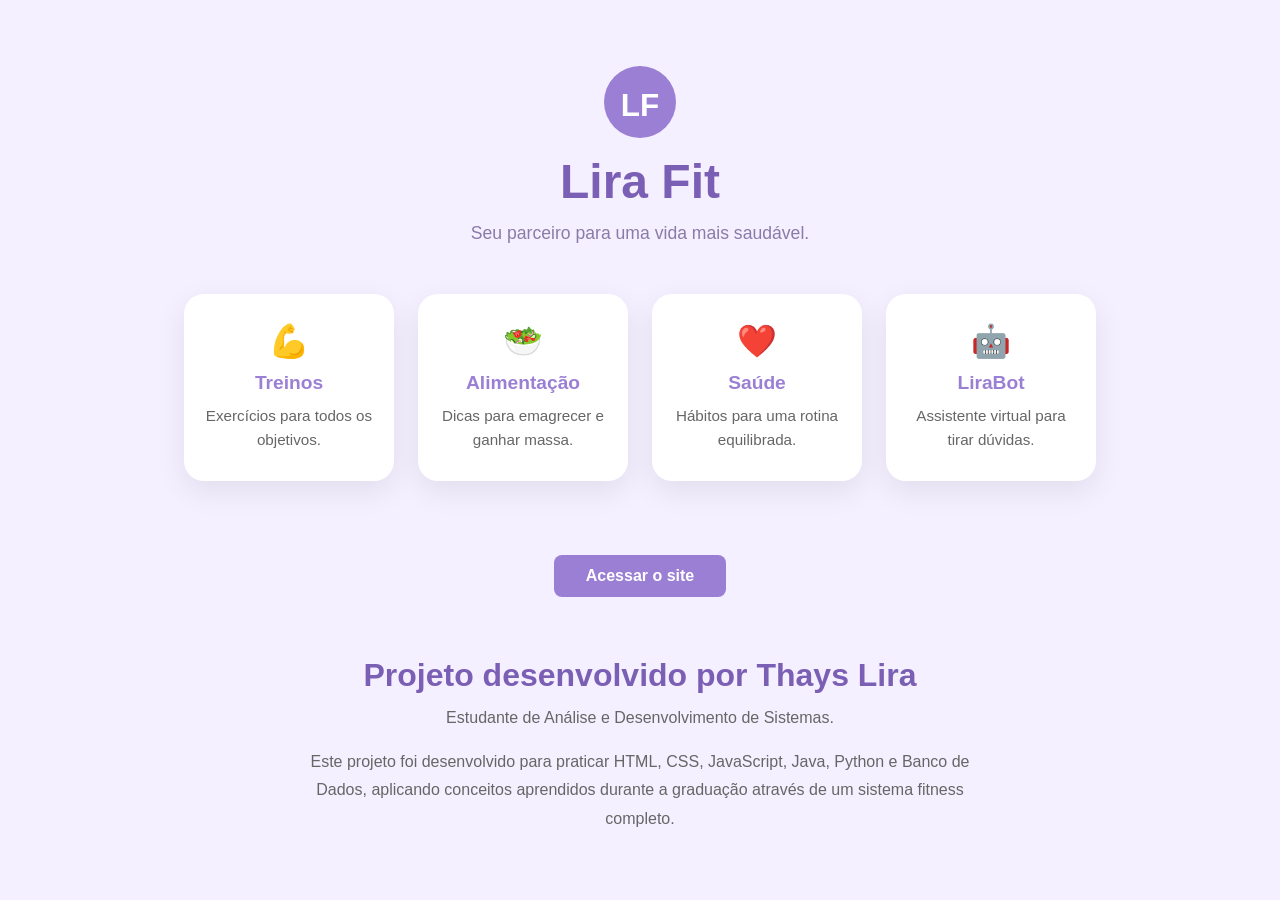
<file: projeto-lirafit-frontend/index.html>
<!DOCTYPE html>
<html lang="pt-BR">
<head>
    <meta charset="UTF-8">
    <meta name="viewport" content="width=device-width, initial-scale=1.0">
    <title>LIRA FIT</title>
    <link rel="icon" type="image/svg+xml" href="assets/favicon.svg">

    <link rel="stylesheet" href="css/reset.css">
    <link rel="stylesheet" href="css/variaveis.css">
    <link rel="stylesheet" href="css/global.css">
    <link rel="stylesheet" href="css/nav.css">
    <link rel="stylesheet" href="css/login.css">
    <link rel="stylesheet" href="css/secoes.css">
    <link rel="stylesheet" href="css/footer.css">
    <link rel="stylesheet" href="css/backend.css">
</head>
<body>

    <!-- ===== TELA DE APRESENTAÇÃO ===== -->
<div id="tela-apresentacao">

    <img src="assets/favicon.svg" alt="Logo Lira Fit" class="logo-apresentacao">

    <h1>Lira Fit</h1>

    <p class="apresentacao-descricao">
        Seu parceiro para uma vida mais saudável.
    </p>

    <div class="features">

        <div class="feature-card">
            <div class="feature-icone">💪</div>
            <h3>Treinos</h3>
            <p>Exercícios para todos os objetivos.</p>
        </div>

        <div class="feature-card">
            <div class="feature-icone">🥗</div>
            <h3>Alimentação</h3>
            <p>Dicas para emagrecer e ganhar massa.</p>
        </div>

        <div class="feature-card">
            <div class="feature-icone">❤️</div>
            <h3>Saúde</h3>
            <p>Hábitos para uma rotina equilibrada.</p>
        </div>

        <div class="feature-card">
            <div class="feature-icone">🤖</div>
            <h3>LiraBot</h3>
            <p>Assistente virtual para tirar dúvidas.</p>
        </div>

    </div>

    <button id="btn-acessar">Acessar o site</button>

    <div class="autor-projeto">

        <h2>Projeto desenvolvido por Thays Lira</h2>

        <p>
            Estudante de Análise e Desenvolvimento de Sistemas.
        </p>

        <p class="descricao-projeto">
            Este projeto foi desenvolvido para praticar HTML, CSS, JavaScript,
            Java, Python e Banco de Dados, aplicando conceitos aprendidos durante
            a graduação através de um sistema fitness completo.
        </p>

    </div>

</div>

    <!-- ===== TELA DE LOGIN ===== -->
    <div id="tela-login" class="escondido">
        <div class="login-container">
            <img src="assets/favicon.svg" alt="Logo Lira Fit" class="logo-form">
            <h1>Lira Fit</h1>
            <p>Seu espaço de saúde e bem-estar</p>

            <form id="form-login">
                <input type="email" id="input-email" placeholder="Seu e-mail" required>
                <input type="password" id="input-senha" placeholder="Sua senha" required>
                <button type="submit">Entrar</button>
            </form>

            <p id="msg-erro" class="escondido">E-mail ou senha incorretos.</p>
            <p class="link-cadastro">Não tem conta? <a href="#" id="link-ir-cadastro">Cadastre-se</a></p>
        </div>
    </div>

    <!-- ===== TELA DE CADASTRO ===== -->
    <div id="tela-cadastro" class="escondido">
        <div class="login-container">
            <img src="assets/favicon.svg" alt="Logo Lira Fit" class="logo-form">
            <h1>Criar conta</h1>
            <p>Preencha os dados para se cadastrar</p>

            <form id="form-cadastro">
                <input type="text" id="input-nome" placeholder="Seu nome" required>
                <input type="email" id="input-email-cadastro" placeholder="Seu e-mail" required>
                <input type="password" id="input-senha-cadastro" placeholder="Sua senha" required>
                <input type="password" id="input-confirmar-senha" placeholder="Confirmar senha" required>
                <button type="submit">Cadastrar</button>
            </form>

            <p id="msg-erro-cadastro" class="escondido"></p>
            <p id="msg-sucesso-cadastro" class="escondido">Conta criada! Faça login.</p>

            <p class="link-cadastro">Já tem conta? <a href="#" id="link-ir-login">Entrar</a></p>
        </div>
    </div>

    <!-- ===== APP PRINCIPAL ===== -->
    <div id="app" class="escondido">

        <nav id="navbar">
            <div class="nav-esquerda">
                <button id="btn-inicio"><span class="seta">←</span> Início</button>
                <div class="nav-marca">
                    <img src="assets/favicon.svg" alt="Logo Lira Fit" class="logo-nav">
                    <span class="logo-nav-texto">Lira Fit</span>
                </div>
            </div>
            <ul>
                <li><a href="#" data-secao="treinos">Treinos</a></li>
                <li><a href="#" data-secao="alimentacao">Alimentação</a></li>
                <li><a href="#" data-secao="motivacao">Motivação</a></li>
                <li><a href="#" data-secao="assistente">Assistente</a></li>
                <li><a href="#" data-secao="codigo-java">Código Java</a></li>
                <li class="nav-item-mobile"><button id="btn-sair-mobile">Sair</button></li>
            </ul>
            <button id="btn-sair">Sair</button>
            <button id="btn-hamburger" aria-label="Abrir menu">
                <span></span>
                <span></span>
                <span></span>
            </button>
        </nav>

        <!-- ===== SEÇÃO TREINOS ===== -->
        <section id="treinos" class="secao">
            <h2>Meus Treinos</h2>

            <div id="objetivo-selector">
                <p class="secao-subtitulo">Qual é o seu objetivo?</p>
                <div class="objetivo-botoes">
                    <button class="btn-objetivo" data-objetivo="emagrecer">Emagrecer</button>
                    <button class="btn-objetivo" data-objetivo="massa">Ganhar Massa</button>
                    <button class="btn-objetivo" data-objetivo="condicionamento">Condicionamento</button>
                </div>
            </div>

            <!-- ===== CONFIGURAÇÃO DE MASSA ===== -->
            <div id="massa-config" class="escondido">
                <div class="treinos-header">
                    <button id="btn-voltar-objetivo-massa">← Voltar</button>
                    <p class="objetivo-titulo-massa">Ganhar Massa</p>
                </div>

                <div id="genero-selector">
                    <p class="secao-subtitulo">Qual é o seu perfil de treino?</p>
                    <div class="objetivo-botoes">
                        <button class="btn-genero" data-genero="masculino">Masculino</button>
                        <button class="btn-genero" data-genero="feminino">Feminino</button>
                    </div>
                </div>

                <div id="frequencia-selector" class="escondido">
                    <div class="treinos-header">
                        <button id="btn-voltar-para-genero">← Alterar perfil</button>
                    </div>
                    <p class="secao-subtitulo">Quantas vezes por semana você vai treinar?</p>
                    <div class="objetivo-botoes">
                        <button class="btn-frequencia" data-freq="3x">3x por semana</button>
                        <button class="btn-frequencia" data-freq="4x">4x por semana</button>
                        <button class="btn-frequencia" data-freq="5x">5x por semana</button>
                    </div>
                </div>
            </div>

            <div id="treinos-conteudo" class="escondido">
                <div class="treinos-header">
                    <button id="btn-trocar-objetivo">← Trocar objetivo</button>
                    <div>
                        <p id="objetivo-selecionado"></p>
                        <p id="divisao-info"></p>
                    </div>
                </div>

                <div class="nivel-tabs">
                    <button class="btn-nivel ativo" data-nivel="iniciante">Iniciante</button>
                    <button class="btn-nivel" data-nivel="intermediario">Intermediário</button>
                    <button class="btn-nivel" data-nivel="avancado">Avançado</button>
                </div>

                <div id="lista-treinos"></div>
            </div>
        </section>

        <!-- ===== SEÇÃO ALIMENTAÇÃO ===== -->
        <section id="alimentacao" class="secao escondido">
            <h2>Dicas de Alimentação</h2>

            <div class="alim-tabs">
                <button class="btn-alim ativo" data-alim="emagrecer">Emagrecimento</button>
                <button class="btn-alim" data-alim="massa">Ganho de Massa</button>
            </div>

            <!-- TAB EMAGRECIMENTO -->
            <div id="alim-emagrecer" class="alim-conteudo">
                <div class="card-dica">
                    <h3>Déficit calórico</h3>
                    <p>Coma menos calorias do que você gasta. Uma redução de 300 a 500 kcal por dia já gera resultados consistentes sem prejudicar o metabolismo.</p>
                </div>
                <div class="card-dica">
                    <h3>Priorize proteínas</h3>
                    <p>Frango, ovos, atum e iogurte grego mantêm a saciedade por mais tempo e preservam a massa muscular durante o emagrecimento.</p>
                </div>
                <div class="card-dica">
                    <h3>Carboidratos inteligentes</h3>
                    <p>Prefira arroz integral, batata-doce e aveia. Eles liberam energia de forma gradual, evitando picos de insulina que favorecem o acúmulo de gordura.</p>
                </div>
                <div class="card-dica">
                    <h3>Beba água antes das refeições</h3>
                    <p>Tomar 500ml de água 30 minutos antes de comer reduz o apetite naturalmente e ajuda na digestão.</p>
                </div>
                <div class="card-dica">
                    <h3>Evite ultra processados</h3>
                    <p>Biscoitos recheados, refrigerantes e salgadinhos são ricos em calorias vazias. Substitua por frutas, castanhas e iogurte natural.</p>
                </div>

                <h3 class="galeria-titulo">Meus exemplos reais</h3>

<div class="galeria-alimentos">

    <div class="card-alimento">
        <img src="assets/frutas.jpg" alt="Frutas na marmita">
    </div>

    <div class="card-alimento">
        <img src="assets/emagrecer1.jpg" alt="Comida pesada na balança">
    </div>

    <div class="card-alimento">
        <img src="assets/frutasleves.jpg" alt="Frutas leves">
    </div>

    <div class="card-alimento">
        <img src="assets/cafedamanha.jpg" alt="Café da manhã">
    </div>

</div>
            </div>
            

            <!-- TAB GANHO DE MASSA -->
            <div id="alim-massa" class="alim-conteudo escondido">
                <div class="card-dica">
                    <h3>Superávit calórico</h3>
                    <p>Para ganhar massa, você precisa comer mais do que gasta. Um superávit de 200 a 400 kcal por dia é ideal para ganhar músculo sem acumular muita gordura.</p>
                </div>
                <div class="card-dica">
                    <h3>Proteína em todas as refeições</h3>
                    <p>Consuma de 1,6 a 2,2g de proteína por kg de peso corporal. Distribua entre as refeições: ovos no café, frango no almoço, whey pós-treino, carne no jantar.</p>
                </div>
                <div class="card-dica">
                    <h3>Carboidratos são seus aliados</h3>
                    <p>Arroz, macarrão, batata e pão fornecem energia para os treinos intensos. Não os evite — consuma mais nos dias de treino.</p>
                </div>
                <div class="card-dica">
                    <h3>Refeição pós-treino</h3>
                    <p>Nos 30-60 minutos após o treino, consuma proteína + carboidrato. Exemplo: whey com banana, ou arroz com frango.</p>
                </div>
                <div class="card-dica">
                    <h3>Não pule refeições</h3>
                    <p>Para ganhar massa é preciso comer de 4 a 6 vezes ao dia. Jejuar por longos períodos pode levar o corpo a usar músculo como energia.</p>
                </div>

                <h3 class="galeria-titulo">Meus exemplos reais</h3>
                <div class="galeria-alimentos">
                    <div class="card-alimento">
                        <img src="assets/frangos.jpg" alt="Frango grelhado">
                        <p>Frango grelhado</p>
                    </div>
                    <div class="card-alimento">
                        <img src="assets/frutas-aveia.jpg" alt="Frutas e aveia">
                        <p>Frutas e aveia</p>
                    </div>
                    <div class="card-alimento">
                        <img src="assets/proteina.jpg" alt="Fontes de proteína">
                        <p>Proteínas</p>
                    </div>
                </div>
            </div>
        </section>

        <!-- ===== SEÇÃO MOTIVAÇÃO ===== -->
        <section id="motivacao" class="secao escondido">
            <h2>Quem sou eu?</h2>


            <div class="antes-depois">
                <div class="foto-transformacao">
                    <img src="assets/minha-foto.jpeg" alt="foto de Thays">
                </div>

            <div class="card-treino card-historia">
                <h3>Minha história</h3>
                <p>Eu sou a Thays Lira. Criei o LiraFit para unir duas coisas que fazem parte de mim: os conhecimentos que venho construindo na graduação de Análise e Desenvolvimento de Sistemas e a minha própria transformação através do exercício físico. Este site nasceu como um projeto técnico, mas também como um espaço para contar uma história que pode inspirar a sua.</p>
                <p>Aos 17 anos, decidi que queria mudar. Tinha autoestima baixa, não me alimentava direito e vivia uma rotina sedentária. Foi então que veio o primeiro grande desafio: me matricular numa academia. Eu era tímida demais até para pedir ajuda a um instrutor. Mesmo assim, persisti. Assistia vídeos de execução de exercícios, estudava treinos, pesquisava e fui me informando aos poucos, sozinha. Fui indo dia após dia, mesmo com a frustração de não ver resultados de imediato — foram meses até eu conseguir ganhar peso e ver o corpo responder.</p>
                <p>Mas eu consegui. 10 kg a mais mudaram completamente a forma como eu me enxergava. Encontrei na musculação algo que hoje faz parte de quem eu sou, e não vivo mais sem ela. Se você está no início dessa jornada, ou nem começou ainda: saiba que a mudança raramente é rápida, mas ela é possível — e vale cada dia de persistência. Praticar exercícios físicos salva e transforma vidas. Vamos escrever a sua trajetória juntos?</p>
        </section>

        <!-- ===== SEÇÃO ASSISTENTE ===== -->
        
                <section id="assistente" class="secao escondido">
            <h2>Assistente Virtual</h2>

            <div class="assistente-container">
                <div class="assistente-apresentacao">
                    <img src="assets/lirabot.svg" alt="LiraBot" class="assistente-foto">
                    <div>
                        <p class="assistente-nome">LiraBot</p>
                        <p class="assistente-descricao">Olá! Sou o LiraBot, assistente virtual da Thays. Tire suas dúvidas sobre treino e alimentação!</p>
                    </div>
                </div>

                <div class="assistente-link-container">
                    <button id="btn-acessar-bot">Acessar o LiraBot clicando no botão inferior azul</button>
                </div>
            </div>
        </section>
        </section>

        <!-- ===== SEÇÃO CÓDIGO JAVA ===== -->
        <section id="codigo-java" class="secao escondido">
            <h2>Por trás do código</h2>
            <p class="secao-subtitulo">A versão em Java (POO) do Lira Fit</p>

            <div class="cj-abas">
                <button class="cj-aba cj-ativa" data-arquivo="Treinavel.java">Treinavel.java</button>
                <button class="cj-aba" data-arquivo="Treino.java">Treino.java</button>
                <button class="cj-aba" data-arquivo="TreinoForca.java">TreinoForca.java</button>
            </div>

            <div class="cj-editor">
                <div class="cj-editor-barra">
                    <span class="cj-bolinha cj-vermelha"></span>
                    <span class="cj-bolinha cj-amarela"></span>
                    <span class="cj-bolinha cj-verde"></span>
                    <span class="cj-nome-arquivo" id="cj-nome-arquivo-atual">Treinavel.java</span>
                </div>
                <pre><code id="cj-codigo-exibido"></code></pre>
            </div>

            <a href="https://github.com/thaylira2026-hub/projeto-pessoal-lirafit/tree/master/projeto-lirafit-java" target="_blank" rel="noopener noreferrer" class="cj-botao-github">
                Ver código completo no GitHub →
            </a>
        </section>

        <!-- ===== BOTÃO VOLTAR AO TOPO ===== -->
        <button id="btn-topo" class="escondido">↑</button>

        <!-- ===== RODAPÉ ===== -->
        <footer id="rodape">
            <div class="rodape-container">
                <div class="rodape-logo-container">
                    <img src="assets/favicon.svg" alt="Logo Lira Fit" class="rodape-logo-img">
                    <p class="rodape-logo">Lira Fit</p>
                </div>
                <p class="rodape-aviso">
                    <strong>⚠ Aviso importante:</strong> As dicas de treino e alimentação apresentadas neste site refletem exclusivamente minha experiência pessoal e o que funcionou para mim. Não me responsabilizo por qualquer resultado, lesão ou efeito decorrente da aplicação dessas informações. Consulte sempre um profissional de saúde ou nutricionista antes de iniciar qualquer programa de exercícios ou dieta.
                </p>
                <p class="rodape-academico">
                    Este site é um projeto simulatório pessoal, desenvolvido para fins de aprendizado em Programação.
                </p>
                <p class="rodape-copy">© 2026 Thays Lira — Projeto Pessoal</p>
            </div>
        </footer>

    </div>

    <script src="dados-massa.js"></script>
    <script src="script.js"></script>

    <script>
      window.watsonAssistantChatOptions = {
         integrationID: "4baf8be1-6d2c-46f7-bf72-d570dea1bd47", 
        region: "https://integrations.au-syd.assistant.watson.appdomain.cloud", 
        serviceInstanceID: "c79fa574-4c94-4674-b092-19c3aefbde6c", 
        element: document.getElementById('watson-chat-container'), 
        onLoad: async (instance) => { await instance.render(); }
      };
      setTimeout(function(){
        const t=document.createElement('script');
        t.src="https://web-chat.global.assistant.watson.appdomain.cloud/versions/" + (window.watsonAssistantChatOptions.clientVersion || 'latest') + "/WatsonAssistantChatEntry.js";
        document.head.appendChild(t);
      });

    </script>
</body>
</html>
</file>
<file: projeto-lirafit-frontend/css/variaveis.css>
:root {
    
    --cor-primaria: #9B7FD4;
    --cor-primaria-escura: #7B5FB5;
    --cor-fundo: #F5F0FF;
    --cor-fundo-card: #FFFFFF;
    --cor-texto: #2C1D4E;
    --cor-texto-suave: #8A7BA8;
    --cor-erro: #e53935;

    
    --fonte-principal: 'Segoe UI', Arial, sans-serif;

   
    --raio-borda: 8px;
    --sombra-card: 0 2px 8px rgba(155, 127, 212, 0.2);
}
</file>
<file: projeto-lirafit-frontend/css/global.css>
html {
    scroll-behavior: smooth;
}

body {
    font-family: var(--fonte-principal);
    background-color: var(--cor-fundo);
    color: var(--cor-texto);
    min-height: 100vh;
}

.escondido {
    display: none !important;
}
</file>
<file: projeto-lirafit-frontend/css/nav.css>
#navbar {
    display: flex;
    align-items: center;
    justify-content: space-between;
    padding: 0 32px;
    height: 64px;
    background-color: var(--cor-fundo-card);
    box-shadow: var(--sombra-card);
    position: sticky;
    top: 0;
    z-index: 1000;
}

/* ESQUERDA (LOGO + BOTÃO) */
.nav-esquerda {
    display: flex;
    align-items: center;
    gap: 16px;
}

.nav-marca {
    display: flex;
    align-items: center;
    gap: 10px;
}

.logo-nav {
    width: 32px;
    height: 32px;
    object-fit: contain;
}

.logo-nav-texto {
    font-size: 1.3rem;
    font-weight: 800;
    color: var(--cor-primaria-escura);
    letter-spacing: .5px;
}

/* BOTÃO INÍCIO */
#btn-inicio {
    display: flex;
    align-items: center;
    gap: 6px;

    padding: 8px 14px;
    background: var(--cor-fundo);
    border: 1px solid rgba(138,92,246,.15);
    border-radius: 999px;

    color: var(--cor-primaria-escura);
    font-size: .85rem;
    font-weight: 600;

    transition: .2s;
}

#btn-inicio .seta {
    transition: .2s;
}

#btn-inicio:hover {
    background: var(--cor-primaria);
    color: white;
    border-color: var(--cor-primaria);
}

#btn-inicio:hover .seta {
    transform: translateX(-3px);
}

/* MENU */
#navbar ul {
    display: flex;
    gap: 8px;
    list-style: none;
}

#navbar ul li a {
    display: block;
    padding: 8px 16px;
    border-radius: var(--raio-borda);
    color: var(--cor-texto-suave);
    font-weight: 500;
    text-decoration: none;
    transition: .3s;
}

#navbar ul li a:hover,
#navbar ul li a.ativo {
    background: var(--cor-fundo);
    color: var(--cor-primaria);
}

#btn-sair {
    padding: 8px 16px;
    background: var(--cor-primaria);
    color: white;
    border: none;
    border-radius: var(--raio-borda);
    font-weight: bold;
    cursor: pointer;
}

#btn-sair:hover {
    background: var(--cor-primaria-escura);
}

/* HAMBÚRGUER */
#btn-hamburger {
    display: none;
    flex-direction: column;
    justify-content: center;
    gap: 5px;
    width: 40px;
    height: 40px;
    background: transparent;
    border: none;
}

#btn-hamburger span {
    width: 24px;
    height: 2px;
    background: var(--cor-primaria-escura);
    border-radius: 2px;
    transition: .3s;
}

#navbar.menu-aberto #btn-hamburger span:nth-child(1) {
    transform: translateY(7px) rotate(45deg);
}

#navbar.menu-aberto #btn-hamburger span:nth-child(2) {
    opacity: 0;
}

#navbar.menu-aberto #btn-hamburger span:nth-child(3) {
    transform: translateY(-7px) rotate(-45deg);
}

.nav-item-mobile {
    display: none;
}

/* RESPONSIVO */
@media (max-width:768px){

    #navbar{
        padding:0 16px;
    }

    #btn-sair{
        display:none;
    }

    #btn-hamburger{
        display:flex;
    }

    #navbar ul{
        display:none;
        position:absolute;
        top:64px;
        left:0;
        right:0;
        flex-direction:column;
        background:var(--cor-fundo-card);
        padding:12px 16px 20px;
        box-shadow:0 8px 16px rgba(0,0,0,.1);
    }

    #navbar.menu-aberto ul{
        display:flex;
    }

    .nav-item-mobile{
        display:list-item;
        margin-top:8px;
        padding-top:8px;
        border-top:1px solid #E0D6F0;
    }

    #btn-sair-mobile{
        width:100%;
        padding:12px 16px;
        background:var(--cor-primaria);
        color:#fff;
        border:none;
        border-radius:var(--raio-borda);
        font-weight:bold;
        text-align:left;
    }
}

.features{
    display:flex;
    justify-content:center;
    gap:20px;
    flex-wrap:wrap;
    margin:35px 0;
}

.feature-card{
    width:180px;
    padding:20px;
    background:#fff;
    border-radius:18px;
    text-align:center;
    box-shadow:0 8px 20px rgba(0,0,0,.08);
}

.feature-card h3{
    margin:10px 0;
    color:#6F42C1;
}

.feature-card p{
    font-size:.9rem;
    color:#666;
}
</file>
<file: projeto-lirafit-frontend/css/login.css>
/* ===========================
   TELA DE APRESENTAÇÃO
=========================== */

#tela-apresentacao{
    min-height:100vh;
    background:var(--cor-fundo);
    display:flex;
    flex-direction:column;
    justify-content:center;
    align-items:center;
    text-align:center;
    padding:60px 20px;
}

.logo-apresentacao{
    width:90px;
    margin-bottom:25px;
}

#tela-apresentacao h1{
    font-size:3rem;
    color:var(--cor-primaria-escura);
    margin-bottom:10px;
}

.apresentacao-descricao{
    max-width:700px;
    font-size:1.1rem;
    color:#666;
    line-height:1.8;
    margin-bottom:40px;
}

/* ===========================
   CARDS
=========================== */

.features{
    display:flex;
    justify-content:center;
    gap:24px;
    flex-wrap:wrap;
    margin-bottom:50px;
}

.feature-card{
    width:210px;
    background:#fff;
    padding:28px 20px;
    border-radius:20px;
    box-shadow:0 10px 30px rgba(0,0,0,.08);
    transition:.3s;
}

.feature-card:hover{
    transform:translateY(-8px);
    box-shadow:0 20px 40px rgba(0,0,0,.15);
}

.feature-icone{
    font-size:2rem;
    margin-bottom:12px;
}

.feature-card h3{
    color:var(--cor-primaria);
    margin-bottom:10px;
    font-size:1.2rem;
}

.feature-card p{
    color:#666;
    font-size:.95rem;
    line-height:1.6;
}

/* ===========================
   BOTÃO
=========================== */

#btn-acessar{
    margin:10px 0 60px;
    padding:16px 42px;
    border:none;
    border-radius:999px;
    background:var(--cor-primaria);
    color:#fff;
    font-size:1rem;
    font-weight:700;
    cursor:pointer;
    transition:.3s;
}

#btn-acessar:hover{
    transform:translateY(-4px);
    background:var(--cor-primaria-escura);
    box-shadow:0 15px 35px rgba(138,92,246,.35);
}

/* ===========================
   AUTORA
=========================== */

.autor-projeto{
    max-width:800px;
    text-align:center;
}

.foto-perfil{
    width:130px;
    height:130px;
    border-radius:50%;
    object-fit:cover;
    border:5px solid var(--cor-primaria);
    margin-bottom:20px;
    box-shadow:0 10px 30px rgba(0,0,0,.15);
}

.autor-projeto h2{
    font-size:2rem;
    color:var(--cor-primaria-escura);
    margin-bottom:10px;
}

.autor-projeto p{
    color:#666;
    line-height:1.8;
    font-size:1rem;
}

.descricao-projeto{
    margin-top:15px;
    max-width:700px;
    margin-left:auto;
    margin-right:auto;
}

/* ===========================
   RESPONSIVO
=========================== */

@media(max-width:768px){

    #tela-apresentacao h1{
        font-size:2.2rem;
    }

    .apresentacao-descricao{
        font-size:1rem;
    }

    .features{
        flex-direction:column;
        align-items:center;
    }

    .feature-card{
        width:100%;
        max-width:320px;
    }

    .foto-perfil{
        width:110px;
        height:110px;
    }

    .autor-projeto h2{
        font-size:1.6rem;
    }

}

.apresentacao-container {
    text-align: center;
    max-width: 1000px;
}

.logo-apresentacao {
    width: 72px;
    height: 72px;
    margin: 0 auto 16px;
}

.foto-perfil {
    width: 150px;
    height: 150px;
    border-radius: 50%;
    object-fit: cover;
    margin: 0 auto 24px;
    border: 4px solid var(--cor-primaria);
    box-shadow: var(--sombra-card);
}

.apresentacao-container h1 {
    font-size: 2rem;
    color: var(--cor-primaria-escura);
    margin-bottom: 16px;
}

.apresentacao-descricao {
    color: var(--cor-texto-suave);
    line-height: 1.6;
    margin-bottom: 12px;
}

#btn-acessar {
    margin-top: 24px;
    padding: 12px 32px;
    background-color: var(--cor-primaria);
    color: white;
    border-radius: var(--raio-borda);
    font-size: 1rem;
    font-weight: bold;
    transition: background-color 0.3s;
}

#btn-acessar:hover {
    background-color: var(--cor-primaria-escura);
}


/* ===== TELA DE LOGIN E CADASTRO ===== */
#tela-login,
#tela-cadastro {
    min-height: 100vh;
    display: flex;
    align-items: center;
    justify-content: center;
    padding: 20px;
}

.login-container {
    background-color: var(--cor-fundo-card);
    padding: 40px;
    border-radius: var(--raio-borda);
    box-shadow: var(--sombra-card);
    width: 1000%;
    max-width: 400px;
    text-align: center;
}

.logo-form {
    width: 56px;
    height: 56px;
    margin: 0 auto 16px;
    display: block;
}

.login-container h1 {
    color: var(--cor-primaria-escura);
    margin-bottom: 8px;
}

.login-container > p {
    color: var(--cor-texto-suave);
    margin-bottom: 24px;
}

#form-login,
#form-cadastro {
    display: flex;
    flex-direction: column;
    gap: 12px;
}

#form-login input,
#form-cadastro input {
    padding: 12px;
    border: 2px solid #E0D6F0;
    border-radius: var(--raio-borda);
    font-size: 1rem;
    outline: none;
    transition: border-color 0.3s;
}

#form-login input:focus,
#form-cadastro input:focus {
    border-color: var(--cor-primaria);
}

#form-login button,
#form-cadastro button {
    padding: 12px;
    background-color: var(--cor-primaria);
    color: white;
    border-radius: var(--raio-borda);
    font-size: 1rem;
    font-weight: bold;
    transition: background-color 0.3s;
}

#form-login button:hover,
#form-cadastro button:hover {
    background-color: var(--cor-primaria-escura);
}

#msg-erro {
    color: var(--cor-erro);
    margin-top: 12px;
    font-size: 0.9rem;
}

.link-cadastro {
    margin-top: 16px;
    font-size: 0.9rem;
    color: var(--cor-texto-suave);
}

.link-cadastro a {
    color: var(--cor-primaria);
    font-weight: bold;
}

.link-cadastro a:hover {
    color: var(--cor-primaria-escura);
}

#msg-erro-cadastro {
    color: var(--cor-erro);
    margin-top: 12px;
    font-size: 0.9rem;
}

#msg-sucesso-cadastro {
    color: #4CAF50;
    margin-top: 12px;
    font-size: 0.9rem;
    font-weight: bold;
}

#btn-fechar-lirabot {
    position: fixed;
    top: 14px;
    right: 14px;
    z-index: 2147483647; 
    background: var(--roxo, #6B4E8E);
    color: #fff;
    border: none;
    padding: 8px 14px;
    border-radius: 20px;
    font-size: 13px;
    font-weight: 600;
}
</file>
<file: projeto-lirafit-frontend/css/secoes.css>
/* ===== BASE DE TODAS AS SEÇÕES ===== */
.secao {
    max-width: 1100px;
    width: 95%;
    margin: 0 auto;
    padding: 32px 32px;
}

.secao h2 {
    font-size: 1.8rem;
    color: var(--cor-primaria-escura);
    margin-bottom: 28px;
    padding-bottom: 12px;
    border-bottom: 3px solid var(--cor-primaria);
    text-align: center;
}


/* ===== TREINOS ===== */
#lista-treinos {
    display: grid;
    grid-template-columns: repeat(auto-fit, minmax(280px, 1fr));
    gap: 16px;
}

.card-treino {
    background-color: var(--cor-fundo-card);
    border-radius: var(--raio-borda);
    box-shadow: var(--sombra-card);
    padding: 20px;
}

.card-treino h3 {
    color: var(--cor-primaria-escura);
    margin-bottom: 8px;
}

.card-treino p {
    color: var(--cor-texto-suave);
    line-height: 1.6;
}


/* ===== ALIMENTAÇÃO ===== */
.alim-conteudo {
    display: grid;
    grid-template-columns: repeat(auto-fit, minmax(260px, 1fr));
    gap: 16px;
    align-items: start;
}

.card-dica {
    background-color: var(--cor-fundo-card);
    border-radius: var(--raio-borda);
    box-shadow: var(--sombra-card);
    padding: 20px;
    border-left: 4px solid var(--cor-primaria);
}

.card-dica h3 {
    color: var(--cor-primaria-escura);
    margin-bottom: 8px;
}

.card-dica p {
    color: var(--cor-texto-suave);
    line-height: 1.6;
}


.card-historia {
    margin-top: 32px;
}


/* ===== MOTIVAÇÃO ===== */
.feed {
    display: flex;
    flex-direction: column;
    gap: 16px;
}

.post {
    background-color: var(--cor-fundo-card);
    border-radius: var(--raio-borda);
    box-shadow: var(--sombra-card);
    padding: 20px;
}

.post-header {
    display: flex;
    align-items: center;
    gap: 12px;
    margin-bottom: 12px;
}

.post-avatar {
    width: 42px;
    height: 42px;
    border-radius: 50%;
    background-color: var(--cor-primaria);
    color: white;
    display: flex;
    align-items: center;
    justify-content: center;
    font-weight: bold;
    font-size: 1rem;
}

.post-autor {
    font-weight: bold;
    color: var(--cor-texto);
}

.post-data {
    font-size: 0.8rem;
    color: var(--cor-texto-suave);
}

.post-conteudo {
    color: var(--cor-texto);
    line-height: 1.6;
}


/* ===== TREINOS — SELETOR DE OBJETIVO ===== */
#objetivo-selector,
#genero-selector,
#frequencia-selector {
    background-color: var(--cor-fundo-card);
    border-radius: var(--raio-borda);
    box-shadow: var(--sombra-card);
    padding: 40px 32px;
    text-align: center;
}

.secao-subtitulo {
    color: var(--cor-texto-suave);
    margin-bottom: 24px;
    font-size: 1.05rem;
    text-align: center;
}

.objetivo-botoes {
    display: flex;
    gap: 16px;
    flex-wrap: wrap;
    justify-content: center;
}

.btn-objetivo {
    padding: 16px 32px;
    background-color: white;
    border: 2px solid var(--cor-primaria);
    border-radius: var(--raio-borda);
    color: var(--cor-primaria-escura);
    font-size: 1rem;
    font-weight: bold;
    transition: all 0.3s;
    cursor: pointer;
}

.btn-objetivo:hover,
.btn-objetivo.ativo {
    background-color: var(--cor-primaria);
    color: white;
}

/* ===== TREINOS — NÍVEIS ===== */
.treinos-header {
    display: flex;
    align-items: center;
    gap: 16px;
    margin-bottom: 24px;
}

#btn-trocar-objetivo,
#btn-voltar-objetivo-massa,
#btn-voltar-para-genero {
    padding: 8px 14px;
    border: 2px solid var(--cor-primaria);
    border-radius: var(--raio-borda);
    color: var(--cor-primaria);
    font-size: 0.9rem;
    font-weight: 500;
    cursor: pointer;
    transition: all 0.3s;
}

#btn-trocar-objetivo:hover,
#btn-voltar-objetivo-massa:hover,
#btn-voltar-para-genero:hover {
    background-color: var(--cor-primaria);
    color: white;
}

.btn-frequencia {
    padding: 16px 28px;
    background-color: var(--cor-fundo-card);
    border: 2px solid var(--cor-primaria);
    border-radius: var(--raio-borda);
    color: var(--cor-primaria-escura);
    font-size: 1rem;
    font-weight: bold;
    transition: all 0.3s;
    cursor: pointer;
}

.btn-frequencia:hover,
.btn-frequencia.ativo {
    background-color: var(--cor-primaria);
    color: white;
}

.btn-genero {
    padding: 16px 36px;
    background-color: var(--cor-fundo-card);
    border: 2px solid var(--cor-primaria);
    border-radius: var(--raio-borda);
    color: var(--cor-primaria-escura);
    font-size: 1rem;
    font-weight: bold;
    transition: all 0.3s;
    cursor: pointer;
}

.btn-genero:hover,
.btn-genero.ativo {
    background-color: var(--cor-primaria);
    color: white;
}

#objetivo-selecionado {
    font-weight: bold;
    color: var(--cor-primaria-escura);
    font-size: 1.05rem;
}

.nivel-tabs {
    display: flex;
    gap: 8px;
    margin-bottom: 24px;
    justify-content: center;
}

.btn-nivel {
    padding: 10px 24px;
    border-radius: var(--raio-borda);
    border: 2px solid #E0D6F0;
    background-color: var(--cor-fundo-card);
    color: var(--cor-texto-suave);
    font-weight: bold;
    cursor: pointer;
    transition: all 0.3s;
}

.btn-nivel:hover,
.btn-nivel.ativo {
    background-color: var(--cor-primaria);
    border-color: var(--cor-primaria);
    color: white;
}

/* ===== ALIMENTAÇÃO — ABAS ===== */
.alim-tabs {
    display: flex;
    gap: 8px;
    margin-bottom: 24px;
    justify-content: center;
}

.btn-alim {
    padding: 10px 24px;
    border-radius: var(--raio-borda);
    border: 2px solid #E0D6F0;
    background-color: var(--cor-fundo-card);
    color: var(--cor-texto-suave);
    font-weight: bold;
    cursor: pointer;
    transition: all 0.3s;
}

.btn-alim:hover,
.btn-alim.ativo {
    background-color: var(--cor-primaria);
    border-color: var(--cor-primaria);
    color: white;
}

/* ===== MOTIVAÇÃO — ANTES E DEPOIS ===== */
.antes-depois {
    display: flex;
    gap: 24px;
    flex-wrap: wrap;
    justify-content: center;
    margin-bottom: 32px;
}

.foto-transformacao {
    display: flex;
    flex-direction: column;
    align-items: center;
    gap: 12px;
}

.foto-transformacao img {
    width: 280px;
    height: 380px;
    object-fit: cover;
    border-radius: var(--raio-borda);
    box-shadow: var(--sombra-card);
    border: 3px solid var(--cor-primaria);
}

.foto-label {
    background-color: var(--cor-primaria);
    color: white;
    padding: 6px 20px;
    border-radius: 20px;
    font-weight: bold;
    font-size: 0.95rem;
}

/* ===== GALERIA DE ALIMENTOS ===== */
/* ===== GALERIA DE ALIMENTOS ===== */

.galeria-titulo {
    color: var(--cor-primaria-escura);
    margin: 32px 0 16px;
    font-size: 1.2rem;
    grid-column: 1 / -1;
}

.galeria-alimentos {
    display: flex;
    justify-content: center;
    gap: 20px;
    flex-wrap: wrap;
    grid-column: 1 / -1;
}

.card-alimento {
    width: 250px;          /* altere para 220, 250 ou 300 */
    border-radius: 16px;
    overflow: hidden;
    background: white;
    box-shadow: var(--sombra-card);
}

.card-alimento img {
    width: 100%;
    height: 300px;         /* todas as fotos ficam iguais */
    object-fit: cover;
    display: block;
}

.card-alimento p {
    padding: 10px;
    text-align: center;
    font-weight: bold;
}

/* ===== TREINOS — DIA DE TREINO (MASSA) ===== */
.card-dia {
    background-color: var(--cor-primaria);
    border-radius: var(--raio-borda);
    padding: 14px 20px;
    margin: 24px 0 12px;
}

.card-dia h3 {
    color: #fff;
    font-size: 1rem;
    font-weight: bold;
}

#divisao-info {
    font-size: 0.85rem;
    color: var(--cor-texto-suave);
    margin-top: 2px;
}

.objetivo-titulo-massa {
    font-weight: bold;
    color: var(--cor-primaria-escura);
    font-size: 1.05rem;
}


/* ===== ASSISTENTE ===== */
.assistente-container {
    display: flex;
    flex-direction: column;
    gap: 24px;
}

.assistente-apresentacao {
    display: flex;
    align-items: center;
    gap: 20px;
    background-color: var(--cor-fundo-card);
    border-radius: var(--raio-borda);
    box-shadow: var(--sombra-card);
    padding: 24px;
}

.assistente-foto {
    width: 100px;
    height: 100px;
    border-radius: 50%;
    object-fit: cover;
    border: 3px solid var(--cor-primaria);
    flex-shrink: 0;
}

.assistente-nome {
    font-weight: bold;
    color: var(--cor-primaria-escura);
    font-size: 1.1rem;
    margin-bottom: 6px;
}

.assistente-descricao {
    color: var(--cor-texto-suave);
    line-height: 1.6;
}

.assistente-link-container {
    background-color: var(--cor-fundo-card);
    border-radius: var(--raio-borda);
    box-shadow: var(--sombra-card);
    padding: 24px;
    display: flex;
    flex-direction: column;
    gap: 12px;
}

.assistente-label {
    color: var(--cor-texto-suave);
    font-size: 0.95rem;
}

.assistente-input {
    padding: 12px 16px;
    border: 2px solid #E0D6F0;
    border-radius: var(--raio-borda);
    font-size: 0.95rem;
    color: var(--cor-texto);
    outline: none;
    transition: border-color 0.3s;
    font-family: var(--fonte-principal);
}

.assistente-input:focus {
    border-color: var(--cor-primaria);
}

#btn-acessar-bot {
    padding: 12px 24px;
    background-color: var(--cor-primaria);
    color: white;
    border-radius: var(--raio-borda);
    font-size: 1rem;
    font-weight: bold;
    cursor: pointer;
    transition: background-color 0.3s;
    align-self: flex-start;
}

#btn-acessar-bot:hover {
    background-color: var(--cor-primaria-escura);
}

/* Caixinha onde o chat do Watson Assistant é desenhado */
#watson-chat-container {
    width: 100%;
    height: 550px;
    border-radius: var(--raio-borda);
    overflow: hidden;
    box-shadow: var(--sombra-card);
}

/* ===== SEÇÃO MEUS TREINOS ===== */

#treinos {
    max-width: 1100px;
    width: 90%;
    margin: 0 auto;
    padding: 20px 0;
}

/* Container do Seletor de Objetivo (O card branco na imagem) */
#objetivo-selector {
    background-color: var(--cor-fundo-card, #ffffff);
    border-radius: var(--raio-borda, 16px);
    box-shadow: var(--sombra-card, 0 10px 30px rgba(0, 0, 0, 0.08));
    padding: 60px 40px;      /* Aumenta bastante o espaço interno (cima/baixo) */
    min-height: 380px;       /* Garante uma altura marcante no centro da tela */
    display: flex;
    flex-direction: column;
    justify-content: center; /* Centraliza o conteúdo verticalmente */
    align-items: center;     /* Centraliza o conteúdo horizontalmente */
    text-align: center;
    margin-top: 24px;
}

/* Pergunta ("Qual é o seu objetivo?") */
#objetivo-selector .secao-subtitulo {
    font-size: 1.3rem;
    font-weight: 600;
    color: var(--cor-texto, #333333);
    margin-bottom: 32px;
}

/* Container dos Botões */
.objetivo-botoes {
    display: flex;
    justify-content: center;
    align-items: center;
    gap: 20px;
    flex-wrap: wrap;
    width: 100%;
}

/* Estilo dos Botões (Emagrecer / Ganhar Massa / Condicionamento) */
/* ---- Botões de Objetivo (Cards em Roxo) ---- */

.btn-objetivo {
    font-family: var(--fonte-principal);
    font-size: 1.25rem;          /* Fonte maior para destaque */
    font-weight: 600;
    padding: 28px 36px;          /* Aumenta bastante a área do botão (altura x largura) */
    min-width: 230px;            /* Deixa os botões bem mais largos */
    min-height: 120px;           /* Transforma os botões em cards maiores */
    
    display: flex;
    align-items: center;
    justify-content: center;
    
    border: 2px solid var(--cor-primaria, #8a5cf6);
    border-radius: 16px;         /* Bordas mais arredondadas estilo card */
    background-color: rgba(138, 92, 246, 0.05); /* Fundo roxo bem leve para preencher */
    color: var(--cor-primaria, #8a5cf6);
    
    cursor: pointer;
    transition: all 0.3s cubic-bezier(0.25, 0.8, 0.25, 1);
    box-shadow: 0 4px 12px rgba(138, 92, 246, 0.08);
}

.btn-objetivo:hover {
    background-color: var(--cor-primaria, #8a5cf6);
    color: #ffffff;
    transform: translateY(-6px) scale(1.02); /* Efeito de elevação mais forte ao passar o mouse */
    box-shadow: 0 12px 24px rgba(138, 92, 246, 0.25);
}

/* Espaçamento entre os cards */
.objetivo-botoes {
    display: flex;
    justify-content: center;
    align-items: center;
    gap: 28px;                  /* Aumenta a distância entre os cards */
    flex-wrap: wrap;
    width: 100%;
    margin-top: 10px;
}

/* Responsive para celular */
@media (max-width: 600px) {
    #objetivo-selector {
        padding: 40px 20px;
        min-height: 300px;
    }

    .objetivo-botoes {
        flex-direction: column;
    }

    .btn-objetivo {
        width: 100%;
    }
}
/* ---- Pergunta/Subtítulo do Seletor de Objetivos ---- */

#objetivo-selector .secao-subtitulo,
.secao-subtitulo {
    font-family: var(--fonte-principal);
    font-size: 1.4rem;                   /* Tamanho maior e bem visível */
    font-weight: 700;                    /* Negrito marcado */
    color: var(--cor-primaria-escura, #5b32a8); /* Roxo da identidade do site */
    letter-spacing: 0.5px;               /* Leve espaçamento entre as letras */
    margin-bottom: 32px;                 /* Dá um bom espaço até os cards */
    text-align: center;
}
</file>
<file: projeto-lirafit-frontend/css/footer.css>
/* ===== ESTRUTURA PRINCIPAL ===== */

#app {
    display: flex;
    flex-direction: column;
    min-height: 100vh;
    width: 100%;
}

#app > .secao {
    flex: 1;
}

/* ===== RODAPÉ ===== */

#rodape {
    background-color: var(--cor-primaria-escura);
    color: #ffffff;
    padding: 32px 24px;
    margin-top: auto; 
    text-align: center;
    width: 100%;
    box-sizing: border-box;
}

.rodape-container {
    max-width: 800px;
    margin: 0 auto;
    display: flex;
    flex-direction: column;
    gap: 16px; 
}

.rodape-logo-container {
    display: flex;
    align-items: center;
    justify-content: center;
    gap: 10px;
}

.rodape-logo-img {
    width: 36px;
    height: 36px;
    object-fit: contain;
}

.rodape-logo {
    font-size: 1.4rem;
    font-weight: 700;
    letter-spacing: 1px;
    margin: 0; 
}

.rodape-aviso {
    font-size: 0.85rem;
    color: rgba(255, 255, 255, 0.9);
    line-height: 1.7;
    background-color: rgba(0, 0, 0, 0.18);
    border-radius: var(--raio-borda);
    padding: 14px 18px;
    border-left: 4px solid rgba(255, 255, 255, 0.45);
    text-align: left;
    margin: 0;
}

.rodape-academico {
    font-size: 0.85rem;
    color: rgba(255, 255, 255, 0.75);
    font-style: italic;
    margin: 0;
}

.rodape-copy {
    font-size: 0.8rem;
    color: rgba(255, 255, 255, 0.55);
    margin: 4px 0 0 0;
}

/* ===== BOTÃO VOLTAR AO TOPO ===== */

#btn-topo {
    position: fixed;
    bottom: 24px;
    right: 24px;
    width: 48px;
    height: 48px;
    border: none;             
    outline: none;
    border-radius: 50%;
    background-color: var(--cor-primaria);
    color: #ffffff;
    font-size: 1.3rem;
    font-weight: bold;
    cursor: pointer;
    box-shadow: 0 4px 12px rgba(0, 0, 0, 0.25);
    transition: background-color 0.3s ease, transform 0.2s ease, opacity 0.3s ease;
    z-index: 99;              
    display: flex;
    align-items: center;
    justify-content: center;
}

#btn-topo:hover {
    background-color: var(--cor-primaria-escura);
    transform: translateY(-3px);
}

@media (max-width: 600px) {
    #btn-topo {
        bottom: 16px;
        right: 16px;
        width: 42px;
        height: 42px;
        font-size: 1.1rem;
    }
}
</file>
<file: projeto-lirafit-frontend/css/backend.css>
/* ===== SEÇÃO CÓDIGO JAVA ===== */

#codigo-java {
    max-width: 1000px;
    width: 92%;
    margin: 0 auto;
}

/* ---- Abas de arquivo (Treinavel.java / Treino.java / TreinoForca.java) ---- */

.cj-abas {
    display: flex;
    flex-wrap: wrap;
    gap: 8px;
    margin-top: 24px;
    margin-bottom: 12px;
}

.cj-aba {
    font-family: var(--fonte-principal);
    font-size: 0.9rem;
    padding: 10px 18px;
    border: 1px solid rgba(155, 127, 212, 0.35);
    border-radius: var(--raio-borda);
    background-color: var(--cor-fundo-card);
    color: var(--cor-texto-suave);
    cursor: pointer;
    transition: background-color 0.2s ease, color 0.2s ease, border-color 0.2s ease;
}

.cj-aba:hover {
    border-color: var(--cor-primaria);
    color: var(--cor-primaria-escura);
}

.cj-aba.cj-ativa {
    background-color: var(--cor-primaria);
    border-color: var(--cor-primaria);
    color: #FFFFFF;
    font-weight: 600;
}

/* ---- Editor de Código ---- */

.cj-editor {
    border-radius: var(--raio-borda);
    overflow: hidden;
    box-shadow: var(--sombra-card);
    background-color: #1E1E2E;
    margin-bottom: 24px;
}

.cj-editor-barra {
    display: flex;
    align-items: center;
    gap: 8px;
    padding: 10px 16px;
    background-color: #2A2A3D;
    border-bottom: 1px solid rgba(255, 255, 255, 0.08);
}

.cj-bolinha {
    width: 12px;
    height: 12px;
    border-radius: 50%;
    display: inline-block;
}

.cj-vermelha { background-color: #FF5F56; }
.cj-amarela  { background-color: #FFBD2E; }
.cj-verde    { background-color: #27C93F; }

.cj-nome-arquivo {
    margin-left: 8px;
    font-family: 'Consolas', 'Courier New', monospace;
    font-size: 0.85rem;
    color: var(--cor-texto-suave);
}

.cj-editor pre {
    margin: 0;
    padding: 20px 24px;
    overflow-x: auto;
}

.cj-editor code {
    font-family: 'Consolas', 'Courier New', monospace;
    font-size: 0.9rem;
    line-height: 1.6;
    color: #D4D4E0;
    white-space: pre-wrap; 
    word-break: break-word;
}

/* ---- Botão para o repositório no GitHub ---- */

.cj-botao-github {
    display: block;            
    width: fit-content;        
    margin: 0 auto;            
    font-family: var(--fonte-principal);
    font-size: 0.95rem;
    font-weight: 600;
    text-decoration: none;
    color: #FFFFFF;
    background-color: var(--cor-primaria);
    padding: 12px 22px;
    border-radius: var(--raio-borda);
    box-shadow: var(--sombra-card);
    transition: background-color 0.2s ease, transform 0.15s ease;
}

.cj-botao-github:hover {
    background-color: var(--cor-primaria-escura);
    transform: translateY(-2px);
}

/* ---- Responsivo ---- */

@media (max-width: 600px) {
    .cj-abas {
        flex-direction: column;
    }

    .cj-aba {
        width: 100%;
        text-align: left;
    }

    .cj-editor code {
        font-size: 0.8rem;
    }

    .cj-botao-github {
        width: 100%;           
        text-align: center;
    }
}
</file>
